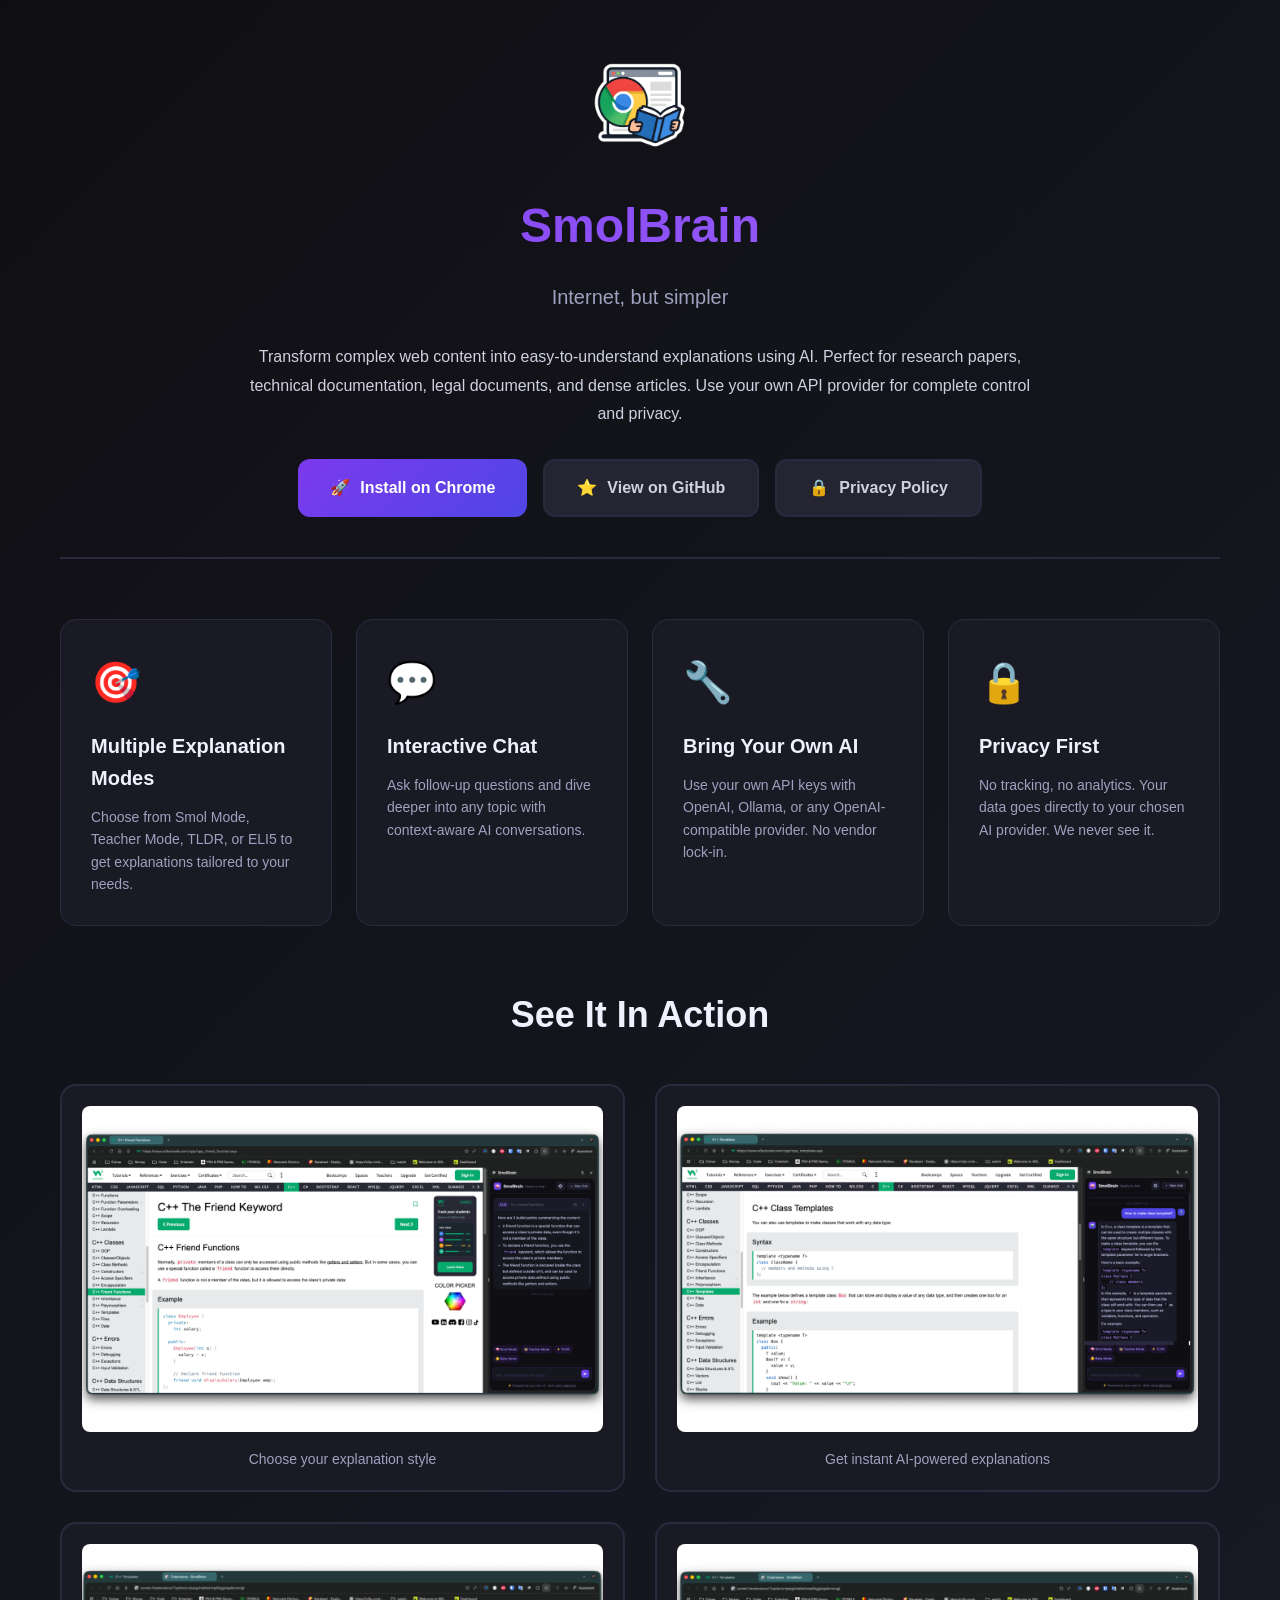
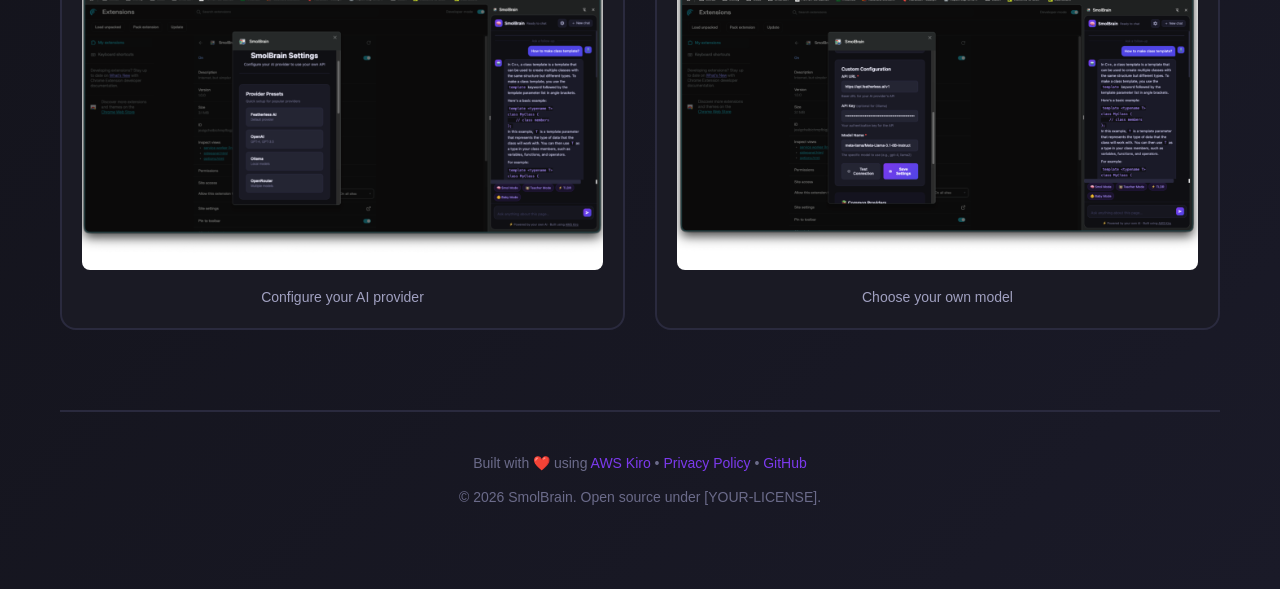
<file: docs/index.html>
<!DOCTYPE html>
<html lang="en">

<head>
    <meta charset="UTF-8">
    <meta name="viewport" content="width=device-width, initial-scale=1.0">
    <title>SmolBrain - Chrome Extension</title>
    <style>
        * {
            margin: 0;
            padding: 0;
            box-sizing: border-box;
        }

        body {
            font-family: -apple-system, BlinkMacSystemFont, "Segoe UI", Roboto, sans-serif;
            background: linear-gradient(135deg, #0f0f13 0%, #1a1a28 100%);
            color: #e8e8f0;
            line-height: 1.6;
            min-height: 100vh;
        }

        .container {
            max-width: 1200px;
            margin: 0 auto;
            padding: 40px 20px;
        }

        header {
            text-align: center;
            margin-bottom: 60px;
            padding-bottom: 40px;
            border-bottom: 2px solid #2a2a3e;
        }

        .logo {
            width: 128px;
            height: 128px;
            margin: 0 auto 20px;
            display: flex;
            align-items: center;
            justify-content: center;
        }

        .logo img {
            width: 100%;
            height: 100%;
            border-radius: 24px;
        }

        h1 {
            font-size: 48px;
            font-weight: 700;
            color: #f0f0ff;
            margin-bottom: 16px;
            background: linear-gradient(135deg, #7c3aed, #9f67ff);
            -webkit-background-clip: text;
            -webkit-text-fill-color: transparent;
            background-clip: text;
        }

        .tagline {
            font-size: 20px;
            color: #a0a0c0;
            margin-bottom: 30px;
        }

        .description {
            font-size: 16px;
            color: #d0d0e0;
            max-width: 800px;
            margin: 0 auto 30px;
            line-height: 1.8;
        }

        .buttons {
            display: flex;
            gap: 16px;
            justify-content: center;
            flex-wrap: wrap;
            margin-top: 30px;
        }

        .btn {
            padding: 14px 32px;
            border-radius: 12px;
            font-size: 16px;
            font-weight: 600;
            text-decoration: none;
            display: inline-flex;
            align-items: center;
            gap: 10px;
            transition: all 0.3s ease;
            border: none;
            cursor: pointer;
        }

        .btn-primary {
            background: linear-gradient(135deg, #7c3aed, #4f46e5);
            color: white;
        }

        .btn-primary:hover {
            transform: translateY(-2px);
            box-shadow: 0 8px 24px rgba(124, 58, 237, 0.4);
        }

        .btn-secondary {
            background: #242433;
            border: 2px solid #2a2a3e;
            color: #d0d0e0;
        }

        .btn-secondary:hover {
            border-color: #7c3aed;
            background: #2a2a3e;
        }

        .features {
            display: grid;
            grid-template-columns: repeat(auto-fit, minmax(250px, 1fr));
            gap: 24px;
            margin: 60px 0;
        }

        .feature-card {
            background: #1a1a24;
            border: 1px solid #2a2a3e;
            border-radius: 16px;
            padding: 30px;
            transition: all 0.3s ease;
        }

        .feature-card:hover {
            transform: translateY(-4px);
            border-color: #7c3aed;
            box-shadow: 0 8px 24px rgba(124, 58, 237, 0.2);
        }

        .feature-icon {
            font-size: 40px;
            margin-bottom: 16px;
        }

        .feature-card h3 {
            font-size: 20px;
            color: #f0f0ff;
            margin-bottom: 12px;
        }

        .feature-card p {
            font-size: 14px;
            color: #a0a0c0;
            line-height: 1.6;
        }

        .screenshots {
            margin: 60px 0;
        }

        .screenshots h2 {
            font-size: 36px;
            text-align: center;
            color: #f0f0ff;
            margin-bottom: 40px;
        }

        .screenshot-grid {
            display: grid;
            grid-template-columns: repeat(auto-fit, minmax(400px, 1fr));
            gap: 30px;
        }

        .screenshot-item {
            background: #1a1a24;
            border: 2px solid #2a2a3e;
            border-radius: 16px;
            padding: 20px;
            transition: all 0.3s ease;
            overflow: hidden;
        }

        .screenshot-item:hover {
            border-color: #7c3aed;
            transform: scale(1.02);
        }

        .screenshot-item img {
            width: 100%;
            height: auto;
            border-radius: 8px;
            display: block;
        }

        .screenshot-caption {
            margin-top: 16px;
            text-align: center;
            color: #a0a0c0;
            font-size: 14px;
        }

        footer {
            margin-top: 80px;
            padding: 40px 0;
            border-top: 2px solid #2a2a3e;
            text-align: center;
        }

        footer p {
            color: #6b6b8a;
            font-size: 14px;
        }

        footer a {
            color: #7c3aed;
            text-decoration: none;
        }

        footer a:hover {
            text-decoration: underline;
        }

        @media (max-width: 768px) {
            h1 {
                font-size: 36px;
            }

            .screenshot-grid {
                grid-template-columns: 1fr;
            }

            .buttons {
                flex-direction: column;
                align-items: stretch;
            }

            .btn {
                justify-content: center;
            }
        }
    </style>
</head>

<body>
    <div class="container">
        <header>
            <div class="logo">
                <img src="images/icon-128.png" alt="SmolBrain Icon">
            </div>
            <h1>SmolBrain</h1>
            <p class="tagline">Internet, but simpler</p>
            <p class="description">
                Transform complex web content into easy-to-understand explanations using AI.
                Perfect for research papers, technical documentation, legal documents, and dense articles.
                Use your own API provider for complete control and privacy.
            </p>
            <div class="buttons">
                <a href="https://chromewebstore.google.com/detail/jhkpgjobmoamadofcghfeedpclbmappi/"
                    class="btn btn-primary">
                    <span>🚀</span>
                    Install on Chrome
                </a>
                <a href="https://github.com/c2p-cmd/eli5-extension" class="btn btn-secondary">
                    <span>⭐</span>
                    View on GitHub
                </a>
                <a href="privacy-policy.html" class="btn btn-secondary">
                    <span>🔒</span>
                    Privacy Policy
                </a>
            </div>
        </header>

        <section class="features">
            <div class="feature-card">
                <div class="feature-icon">🎯</div>
                <h3>Multiple Explanation Modes</h3>
                <p>Choose from Smol Mode, Teacher Mode, TLDR, or ELI5 to get explanations tailored to your needs.</p>
            </div>
            <div class="feature-card">
                <div class="feature-icon">💬</div>
                <h3>Interactive Chat</h3>
                <p>Ask follow-up questions and dive deeper into any topic with context-aware AI conversations.</p>
            </div>
            <div class="feature-card">
                <div class="feature-icon">🔧</div>
                <h3>Bring Your Own AI</h3>
                <p>Use your own API keys with OpenAI, Ollama, or any OpenAI-compatible provider. No vendor lock-in.</p>
            </div>
            <div class="feature-card">
                <div class="feature-icon">🔒</div>
                <h3>Privacy First</h3>
                <p>No tracking, no analytics. Your data goes directly to your chosen AI provider. We never see it.</p>
            </div>
        </section>

        <section class="screenshots">
            <h2>See It In Action</h2>
            <div class="screenshot-grid">
                <div class="screenshot-item">
                    <img src="images/SS1.png" alt="SmolBrain Extension Screenshot 1">
                    <p class="screenshot-caption">Choose your explanation style</p>
                </div>
                <div class="screenshot-item">
                    <img src="images/SS2.png" alt="SmolBrain Extension Screenshot 2">
                    <p class="screenshot-caption">Get instant AI-powered explanations</p>
                </div>
                <div class="screenshot-item">
                    <img src="images/SS3.png" alt="SmolBrain Extension Screenshot 3">
                    <p class="screenshot-caption">Configure your AI provider</p>
                </div>
                <div class="screenshot-item">
                    <img src="images/SS4.png" alt="SmolBrain Extension Screenshot 4">
                    <p class="screenshot-caption">Choose your own model</p>
                </div>
            </div>
        </section>

        <footer>
            <p>
                Built with ❤️ using <a href="https://kiro.dev/" target="_blank">AWS Kiro</a> •
                <a href="privacy-policy.html">Privacy Policy</a> •
                <a href="https://github.com/c2p-cmd/eli5-extension" target="_blank">GitHub</a>
            </p>
            <p style="margin-top: 12px;">
                &copy; 2026 SmolBrain. Open source under [YOUR-LICENSE].
            </p>
        </footer>
    </div>
</body>

</html>
</file>
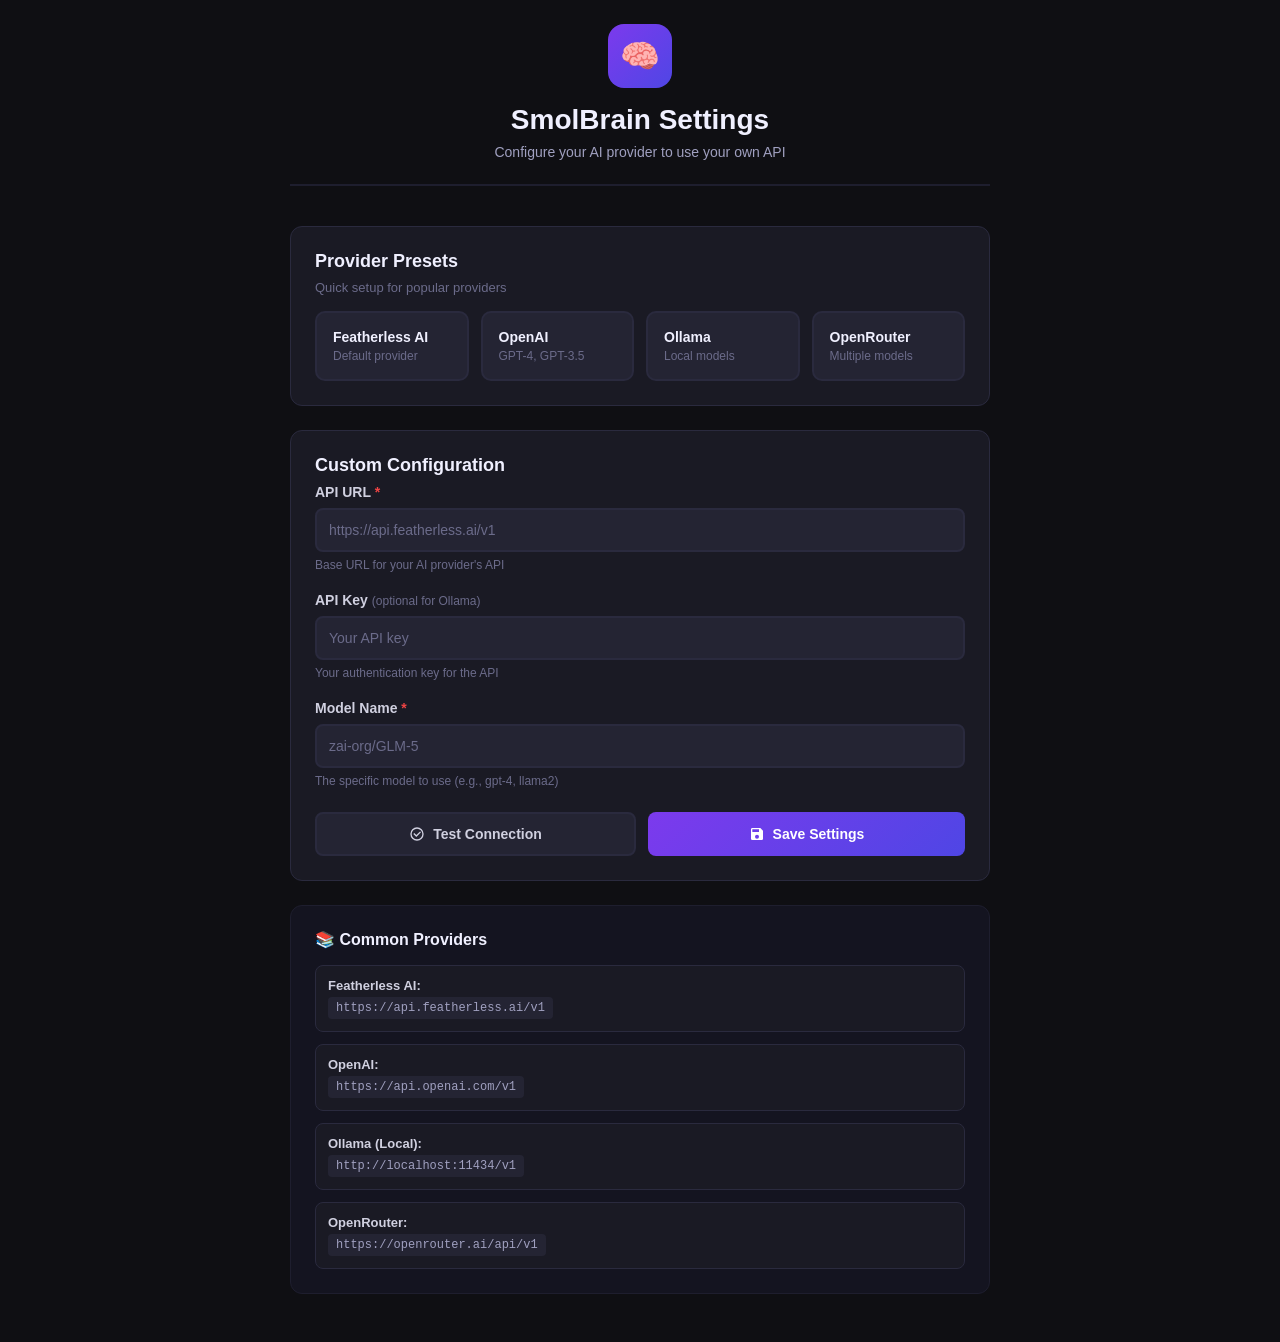
<file: chrome-extension/options.html>
<!DOCTYPE html>
<html lang="en">
<head>
  <meta charset="UTF-8">
  <meta name="viewport" content="width=device-width, initial-scale=1.0">
  <title>SmolBrain Settings</title>
  <link rel="stylesheet" href="options.css">
</head>
<body>
  <div class="container">
    <header>
      <div class="logo">🧠</div>
      <h1>SmolBrain Settings</h1>
      <p>Configure your AI provider to use your own API</p>
    </header>

    <main>
      <div class="section">
        <h2>Provider Presets</h2>
        <p class="hint">Quick setup for popular providers</p>
        <div class="preset-buttons">
          <button class="preset-btn" data-provider="featherless">
            <span class="preset-name">Featherless AI</span>
            <span class="preset-hint">Default provider</span>
          </button>
          <button class="preset-btn" data-provider="openai">
            <span class="preset-name">OpenAI</span>
            <span class="preset-hint">GPT-4, GPT-3.5</span>
          </button>
          <button class="preset-btn" data-provider="ollama">
            <span class="preset-name">Ollama</span>
            <span class="preset-hint">Local models</span>
          </button>
          <button class="preset-btn" data-provider="openrouter">
            <span class="preset-name">OpenRouter</span>
            <span class="preset-hint">Multiple models</span>
          </button>
        </div>
      </div>

      <div class="section">
        <h2>Custom Configuration</h2>
        
        <div class="form-group">
          <label for="apiUrl">
            API URL
            <span class="required">*</span>
          </label>
          <input 
            type="text" 
            id="apiUrl" 
            placeholder="https://api.featherless.ai/v1" 
            required
          />
          <span class="help-text">Base URL for your AI provider's API</span>
        </div>

        <div class="form-group">
          <label for="apiKey">
            API Key
            <span class="optional">(optional for Ollama)</span>
          </label>
          <input 
            type="password" 
            id="apiKey" 
            placeholder="Your API key" 
          />
          <span class="help-text">Your authentication key for the API</span>
        </div>

        <div class="form-group">
          <label for="model">
            Model Name
            <span class="required">*</span>
          </label>
          <input 
            type="text" 
            id="model" 
            placeholder="zai-org/GLM-5" 
            required
          />
          <span class="help-text">The specific model to use (e.g., gpt-4, llama2)</span>
        </div>

        <div class="button-group">
          <button id="test-btn" class="btn btn-secondary">
            <svg viewBox="0 0 24 24" width="16" height="16">
              <path fill="currentColor" d="M12,2A10,10 0 0,0 2,12A10,10 0 0,0 12,22A10,10 0 0,0 22,12A10,10 0 0,0 12,2M12,4A8,8 0 0,1 20,12A8,8 0 0,1 12,20A8,8 0 0,1 4,12A8,8 0 0,1 12,4M11,16.5L6.5,12L7.91,10.59L11,13.67L16.59,8.09L18,9.5L11,16.5Z"/>
            </svg>
            Test Connection
          </button>
          <button id="save" class="btn btn-primary">
            <svg viewBox="0 0 24 24" width="16" height="16">
              <path fill="currentColor" d="M15,9H5V5H15M12,19A3,3 0 0,1 9,16A3,3 0 0,1 12,13A3,3 0 0,1 15,16A3,3 0 0,1 12,19M17,3H5C3.89,3 3,3.9 3,5V19A2,2 0 0,0 5,21H19A2,2 0 0,0 21,19V7L17,3Z"/>
            </svg>
            Save Settings
          </button>
        </div>

        <div id="status" class="status"></div>
      </div>

      <div class="section info-section">
        <h3>📚 Common Providers</h3>
        <div class="provider-info">
          <div class="provider-item">
            <strong>Featherless AI:</strong>
            <code>https://api.featherless.ai/v1</code>
          </div>
          <div class="provider-item">
            <strong>OpenAI:</strong>
            <code>https://api.openai.com/v1</code>
          </div>
          <div class="provider-item">
            <strong>Ollama (Local):</strong>
            <code>http://localhost:11434/v1</code>
          </div>
          <div class="provider-item">
            <strong>OpenRouter:</strong>
            <code>https://openrouter.ai/api/v1</code>
          </div>
        </div>
      </div>
    </main>
  </div>

  <script src="options.js"></script>
</body>
</html>
</file>
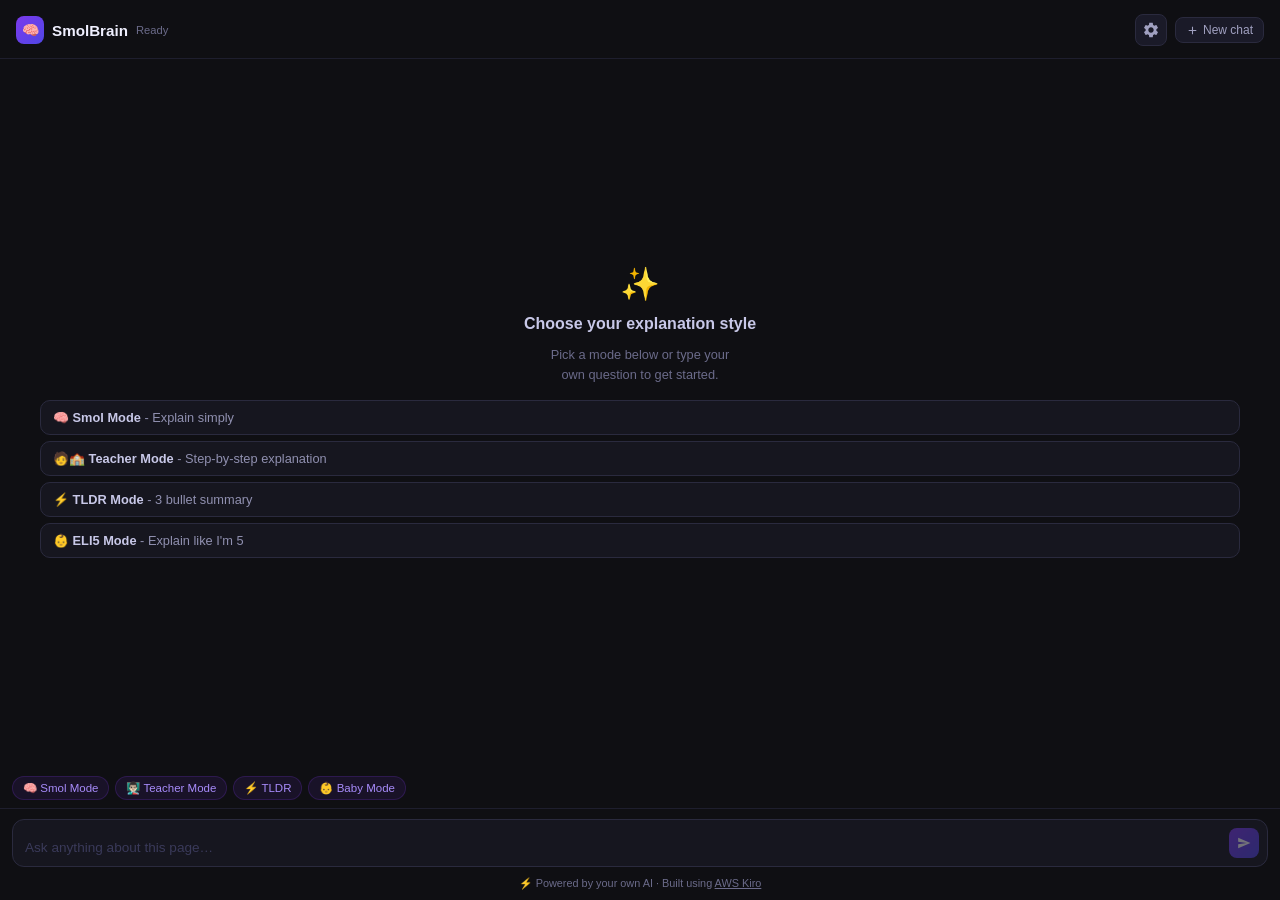
<file: chrome-extension/sidepanel.html>
<!DOCTYPE html>
<html lang="en">

<head>
  <meta charset="UTF-8" />
  <meta name="viewport" content="width=device-width, initial-scale=1.0" />
  <title>SmolBrain</title>
  <link rel="stylesheet" href="sidepanel.css" />
</head>

<body>

  <header>
    <div class="logo">🧠</div>
    <h1>SmolBrain</h1>
    <span id="header-status">Ready</span>
    <button id="settings-btn" class="icon-btn" title="Settings">
      <svg viewBox="0 0 24 24"><path d="M19.14,12.94c0.04-0.3,0.06-0.61,0.06-0.94c0-0.32-0.02-0.64-0.07-0.94l2.03-1.58c0.18-0.14,0.23-0.41,0.12-0.61 l-1.92-3.32c-0.12-0.22-0.37-0.29-0.59-0.22l-2.39,0.96c-0.5-0.38-1.03-0.7-1.62-0.94L14.4,2.81c-0.04-0.24-0.24-0.41-0.48-0.41 h-3.84c-0.24,0-0.43,0.17-0.47,0.41L9.25,5.35C8.66,5.59,8.12,5.92,7.63,6.29L5.24,5.33c-0.22-0.08-0.47,0-0.59,0.22L2.74,8.87 C2.62,9.08,2.66,9.34,2.86,9.48l2.03,1.58C4.84,11.36,4.8,11.69,4.8,12s0.02,0.64,0.07,0.94l-2.03,1.58 c-0.18,0.14-0.23,0.41-0.12,0.61l1.92,3.32c0.12,0.22,0.37,0.29,0.59,0.22l2.39-0.96c0.5,0.38,1.03,0.7,1.62,0.94l0.36,2.54 c0.05,0.24,0.24,0.41,0.48,0.41h3.84c0.24,0,0.44-0.17,0.47-0.41l0.36-2.54c0.59-0.24,1.13-0.56,1.62-0.94l2.39,0.96 c0.22,0.08,0.47,0,0.59-0.22l1.92-3.32c0.12-0.22,0.07-0.47-0.12-0.61L19.14,12.94z M12,15.6c-1.98,0-3.6-1.62-3.6-3.6 s1.62-3.6,3.6-3.6s3.6,1.62,3.6,3.6S13.98,15.6,12,15.6z"/></svg>
    </button>
    <button id="new-chat-btn" title="New chat">
      <svg viewBox="0 0 24 24"><path d="M19 13h-6v6h-2v-6H5v-2h6V5h2v6h6v2z"/></svg>
      New chat
    </button>
  </header>

  <div id="main">
    <!-- Empty state -->
    <div id="empty-state">
      <div class="empty-icon">✨</div>
      <h2>Choose your explanation style</h2>
      <p>Pick a mode below or type your own question to get started.</p>
      <div id="mode-list">
        <div class="mode-item" data-q="Explain this in the simplest way possible, like I've never heard of it before.">
          🧠 <span>Smol Mode</span> - Explain simply</div>
        <div class="mode-item" data-q="Explain this like a teacher would, step by step with examples.">🧑🏫
          <span>Teacher Mode</span> - Step-by-step explanation</div>
        <div class="mode-item" data-q="Give me a TLDR in 3 bullet points max.">⚡ <span>TLDR Mode</span> - 3 bullet
          summary</div>
        <div class="mode-item" data-q="Explain this like I'm 5, use bullet points and tiny words only.">👶 <span>ELI5
            Mode</span> - Explain like I'm 5</div>
      </div>
    </div>

    <!-- Explanation card -->
    <div id="explanation-card">
      <div class="card-header">
        <span class="badge">ELI5</span>
        <span class="page-title" id="page-title-label">Loading…</span>
        <div class="card-actions">
          <button class="icon-btn" id="copy-btn" title="Copy explanation">
            <svg viewBox="0 0 24 24">
              <path
                d="M16 1H4a2 2 0 0 0-2 2v14h2V3h12V1zm3 4H8a2 2 0 0 0-2 2v14a2 2 0 0 0 2 2h11a2 2 0 0 0 2-2V7a2 2 0 0 0-2-2zm0 16H8V7h11v14z" />
            </svg>
          </button>
          <button class="icon-btn" id="retry-btn" title="Retry">
            <svg viewBox="0 0 24 24">
              <path
                d="M17.65 6.35A7.958 7.958 0 0 0 12 4c-4.42 0-7.99 3.58-7.99 8s3.57 8 7.99 8c3.73 0 6.84-2.55 7.73-6h-2.08A5.99 5.99 0 0 1 12 18c-3.31 0-6-2.69-6-6s2.69-6 6-6c1.66 0 3.14.69 4.22 1.78L13 11h7V4l-2.35 2.35z" />
            </svg>
          </button>
        </div>
      </div>
      <div id="explanation-text"></div>
    </div>

    <!-- Chat divider -->
    <div id="chat-divider">Ask a follow-up</div>

    <!-- Chat messages -->
    <div id="chat-messages"></div>
  </div>

  <!-- Suggestion chips -->
  <div id="suggestions">
    <span class="chip" data-q="Explain this in the simplest way possible, like I've never heard of it before.">🧠 Smol
      Mode</span>
    <span class="chip" data-q="Explain this like a teacher would, with examples and analogies.">👨🏻‍🏫 Teacher
      Mode</span>
    <span class="chip" data-q="Give me a TLDR in 3 bullet points max.">⚡️ TLDR</span>
    <span class="chip" data-q="Explain this like I'm a baby, use tiny words only.">👶 Baby Mode</span>
  </div>

  <!-- Input -->
  <div id="input-area">
    <div class="input-row">
      <textarea id="chat-input" rows="1" placeholder="Ask anything about this page…"></textarea>
      <button id="send-btn" disabled>
        <svg viewBox="0 0 24 24">
          <path d="M2 21l21-9L2 3v7l15 2-15 2z" />
        </svg>
      </button>
    </div>
    <div id="setup-hint" style="display: none;">
      <svg viewBox="0 0 24 24" width="14" height="14" style="fill: #7c3aed;">
        <path d="M12,2A10,10 0 0,0 2,12A10,10 0 0,0 12,22A10,10 0 0,0 22,12A10,10 0 0,0 12,2M11,7H13V13H11V7M11,15H13V17H11V15Z"/>
      </svg>
      <span>Using default Featherless AI. <a href="#" id="open-settings-link">Configure your own provider</a></span>
    </div>
  </div>
  <p id="powered-by">⚡ Powered by your own AI · Built using <a href="https://kiro.dev/" target="_blank"
      rel="noopener noreferrer" style="color: inherit; text-decoration: underline;">AWS Kiro</a></p>

  <script src="marked.min.js"></script>
  <script src="sidepanel.js"></script>
</body>

</html>
</file>
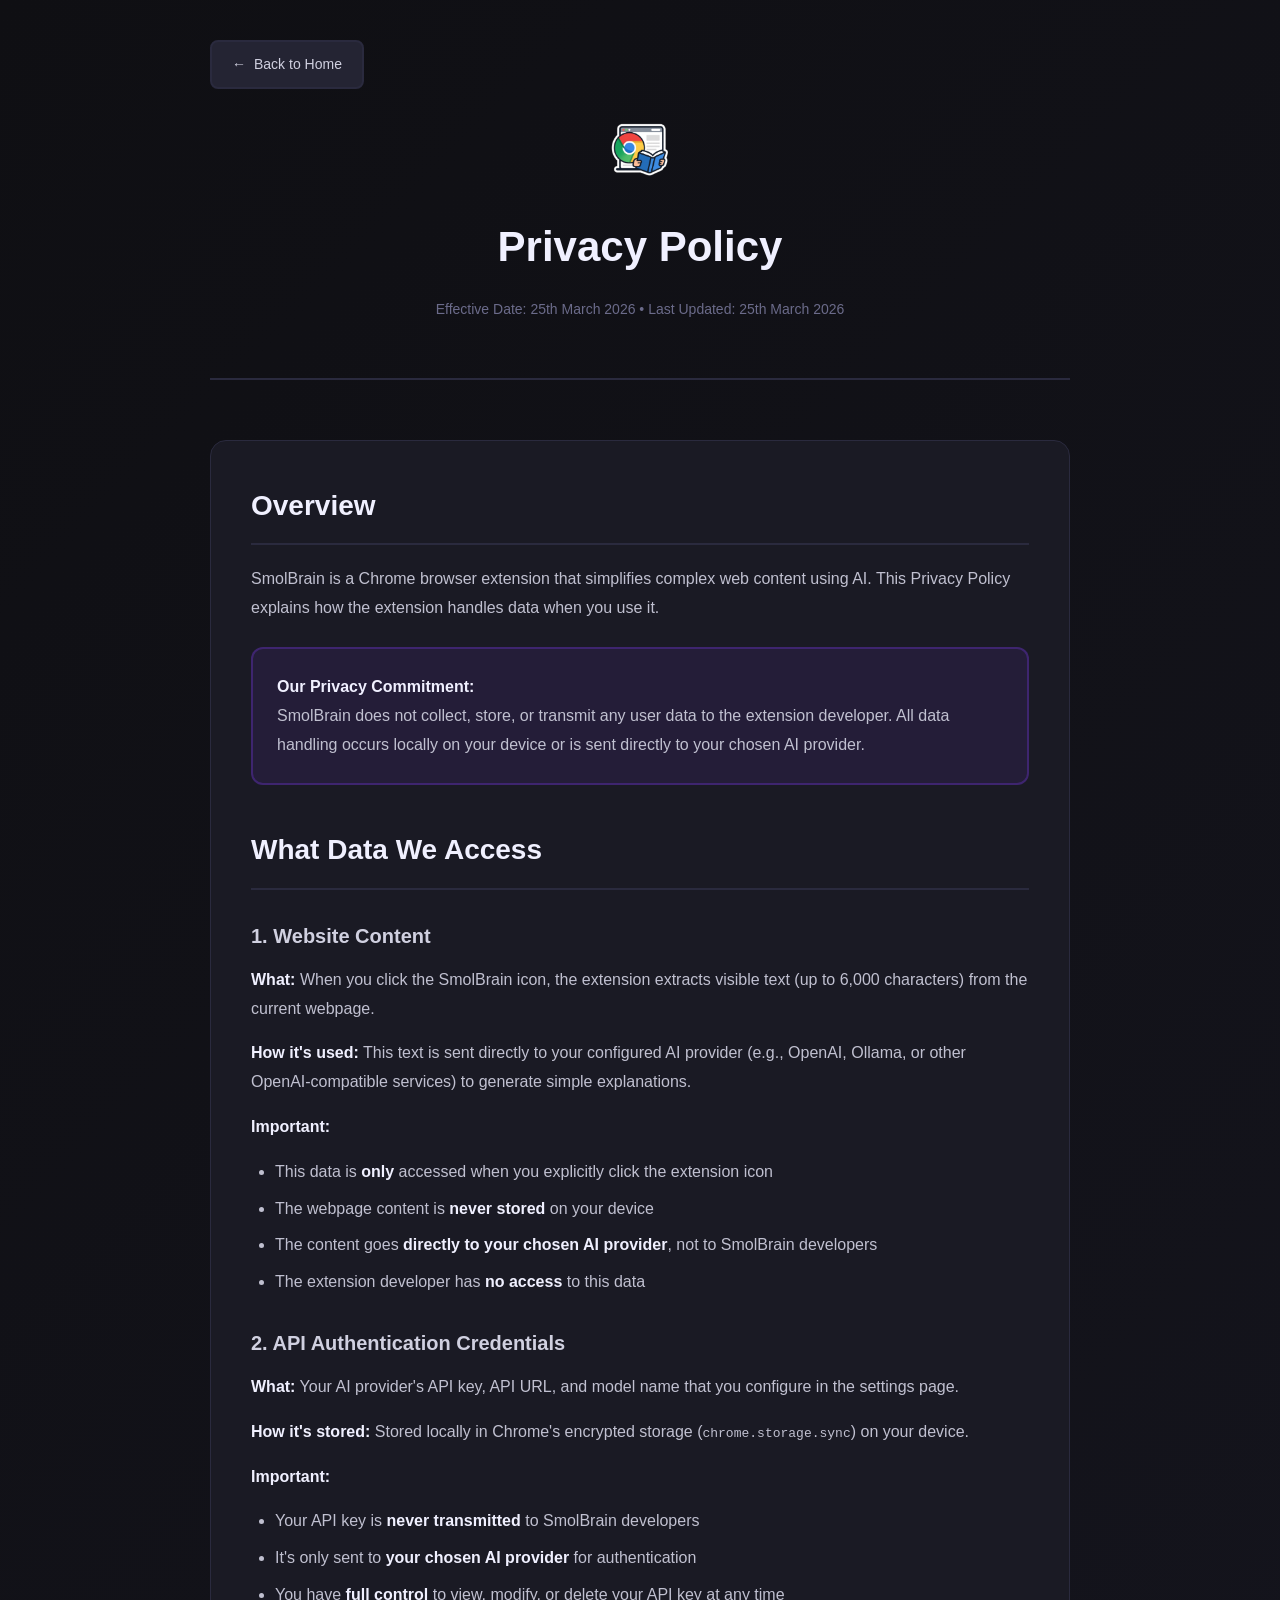
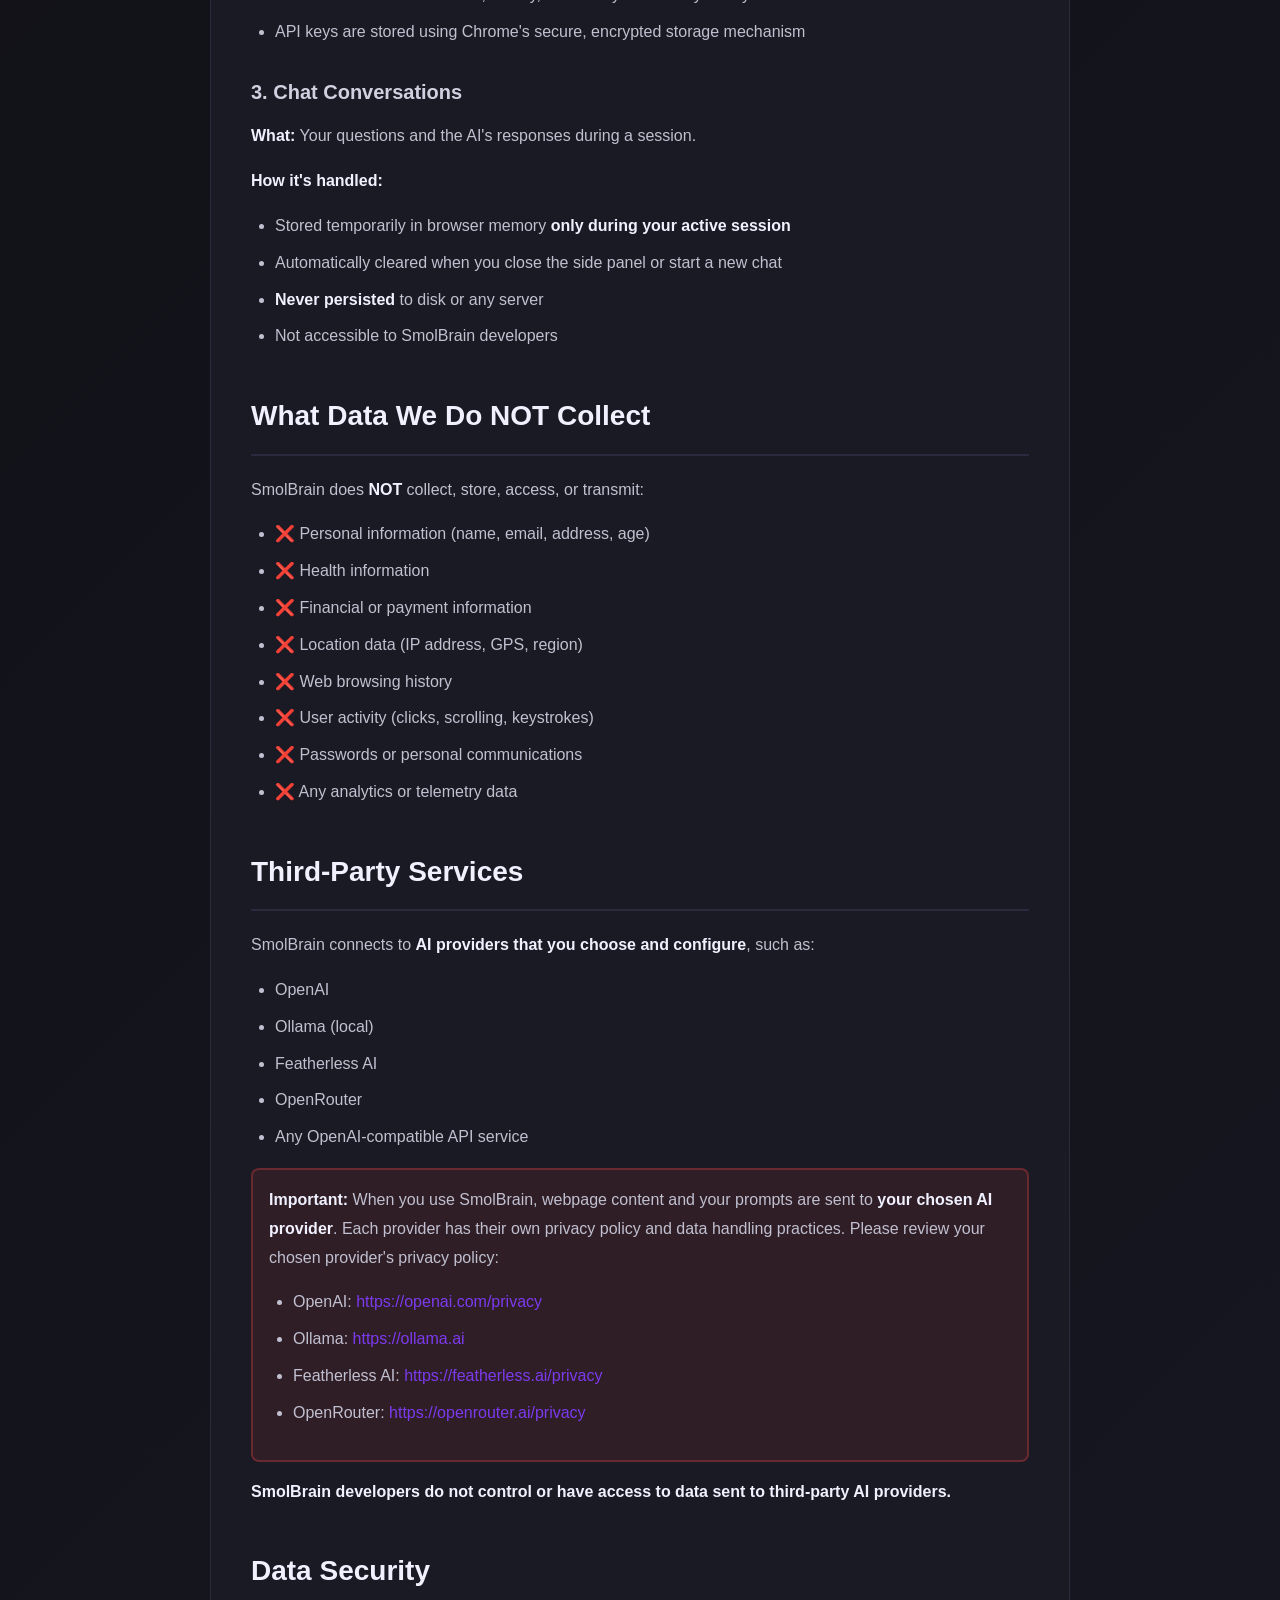
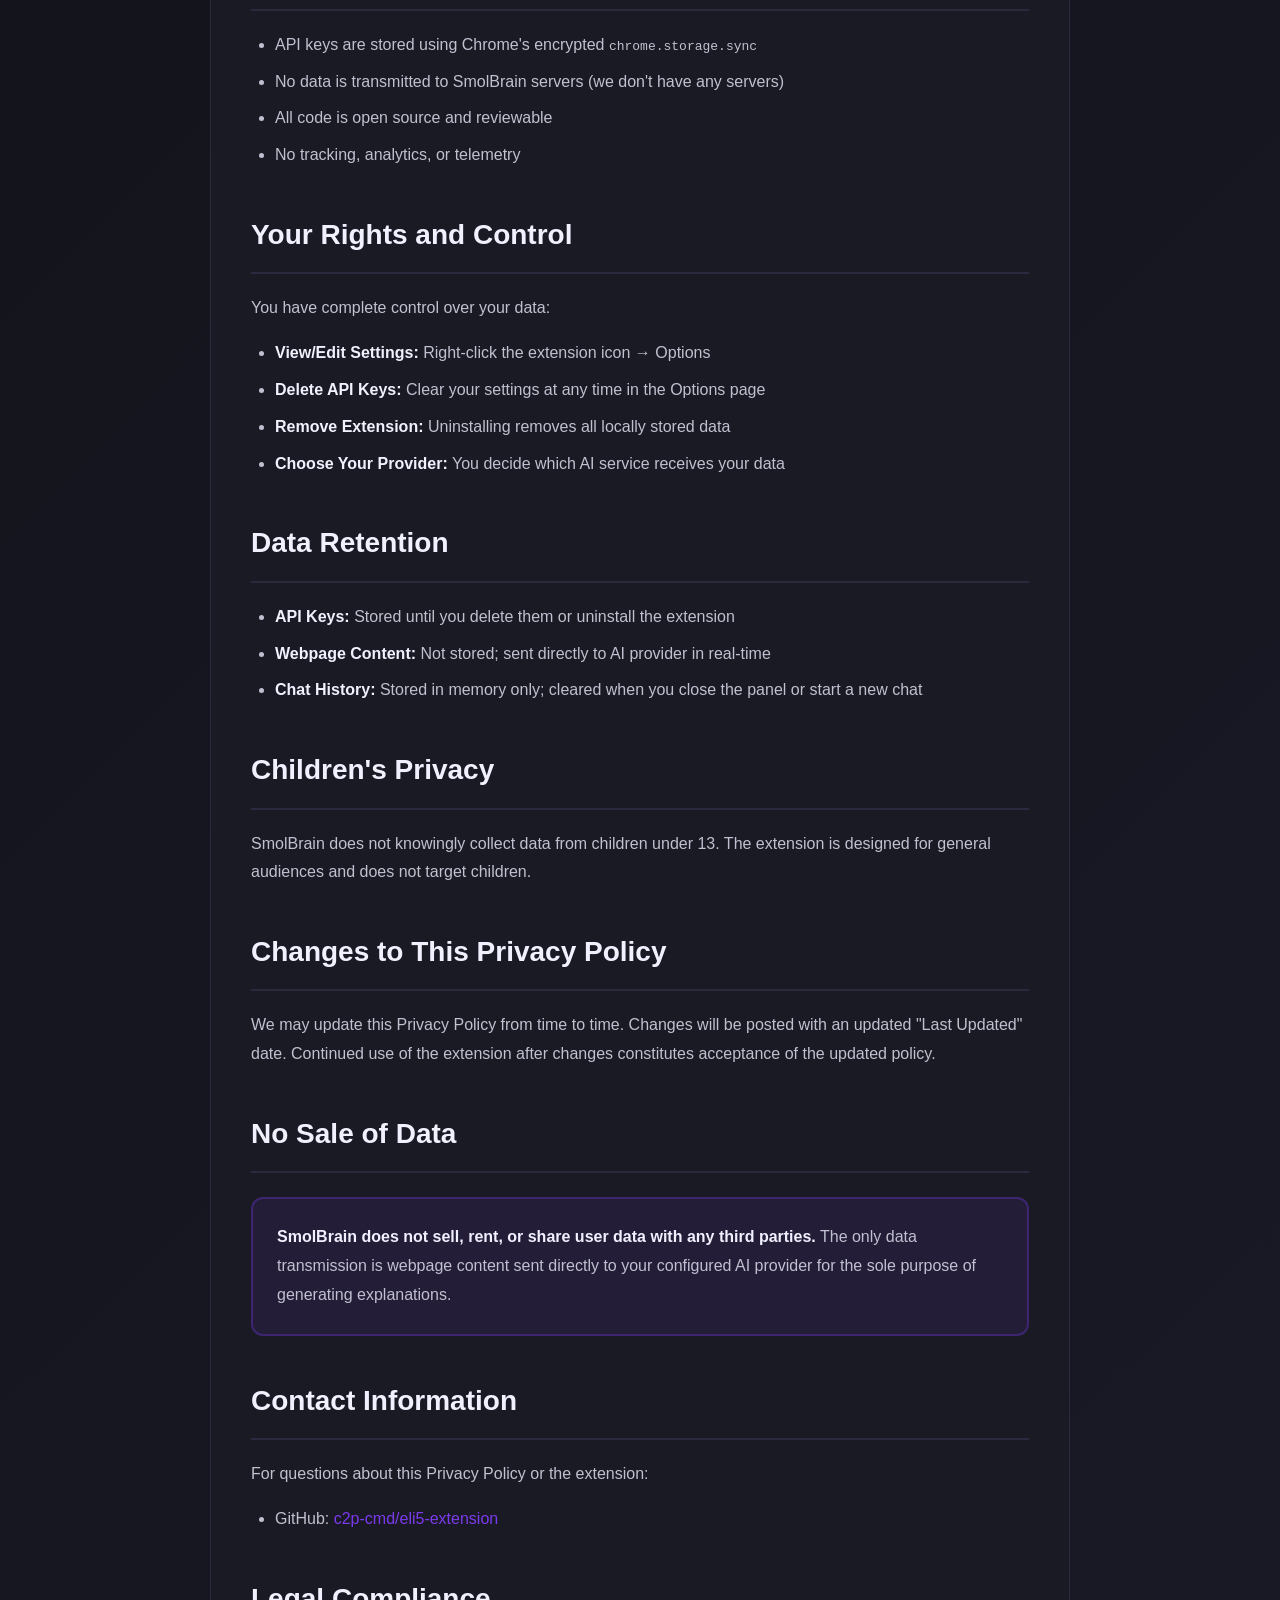
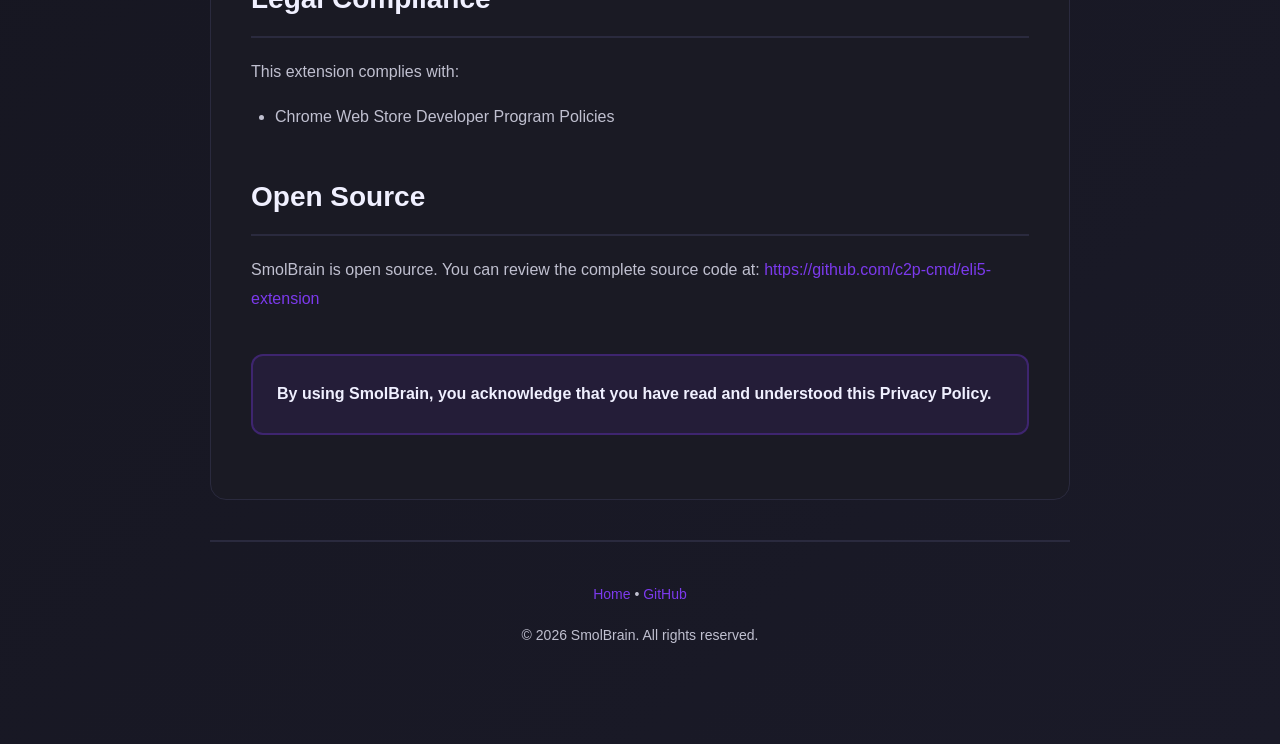
<file: docs/privacy-policy.html>
<!DOCTYPE html>
<html lang="en">

<head>
    <meta charset="UTF-8">
    <meta name="viewport" content="width=device-width, initial-scale=1.0">
    <title>Privacy Policy - SmolBrain</title>
    <style>
        * {
            margin: 0;
            padding: 0;
            box-sizing: border-box;
        }

        body {
            font-family: -apple-system, BlinkMacSystemFont, "Segoe UI", Roboto, sans-serif;
            background: linear-gradient(135deg, #0f0f13 0%, #1a1a28 100%);
            color: #e8e8f0;
            line-height: 1.8;
            min-height: 100vh;
        }

        .container {
            max-width: 900px;
            margin: 0 auto;
            padding: 40px 20px;
        }

        header {
            text-align: center;
            margin-bottom: 60px;
            padding-bottom: 40px;
            border-bottom: 2px solid #2a2a3e;
        }

        .logo {
            width: 80px;
            height: 80px;
            margin: 0 auto 20px;
            display: flex;
            align-items: center;
            justify-content: center;
        }

        .logo img {
            width: 100%;
            height: 100%;
            border-radius: 16px;
        }

        h1 {
            font-size: 42px;
            font-weight: 700;
            color: #f0f0ff;
            margin-bottom: 12px;
        }

        .meta {
            color: #6b6b8a;
            font-size: 14px;
        }

        .back-btn {
            display: inline-flex;
            align-items: center;
            gap: 8px;
            padding: 10px 20px;
            background: #242433;
            border: 2px solid #2a2a3e;
            border-radius: 8px;
            color: #d0d0e0;
            text-decoration: none;
            font-size: 14px;
            transition: all 0.3s ease;
            margin-bottom: 20px;
        }

        .back-btn:hover {
            border-color: #7c3aed;
            background: #2a2a3e;
        }

        .content {
            background: #1a1a24;
            border: 1px solid #2a2a3e;
            border-radius: 16px;
            padding: 40px;
            margin-bottom: 40px;
        }

        h2 {
            font-size: 28px;
            color: #f0f0ff;
            margin-top: 40px;
            margin-bottom: 20px;
            padding-bottom: 12px;
            border-bottom: 2px solid #2a2a3e;
        }

        h2:first-child {
            margin-top: 0;
        }

        h3 {
            font-size: 20px;
            color: #d0d0e0;
            margin-top: 28px;
            margin-bottom: 12px;
        }

        p {
            margin-bottom: 16px;
            color: #c0c0d0;
        }

        strong {
            color: #f0f0ff;
        }

        ul,
        ol {
            margin-left: 24px;
            margin-bottom: 16px;
        }

        li {
            margin-bottom: 8px;
            color: #c0c0d0;
        }

        a {
            color: #7c3aed;
            text-decoration: none;
        }

        a:hover {
            text-decoration: underline;
        }

        .highlight-box {
            background: rgba(124, 58, 237, 0.1);
            border: 2px solid rgba(124, 58, 237, 0.3);
            border-radius: 12px;
            padding: 24px;
            margin: 24px 0;
        }

        .highlight-box p {
            margin-bottom: 0;
        }

        .important {
            background: rgba(239, 68, 68, 0.1);
            border: 2px solid rgba(239, 68, 68, 0.3);
            border-radius: 8px;
            padding: 16px;
            margin: 16px 0;
        }

        .emoji {
            font-size: 20px;
            margin-right: 8px;
        }

        footer {
            text-align: center;
            padding: 40px 0;
            border-top: 2px solid #2a2a3e;
            color: #6b6b8a;
            font-size: 14px;
        }

        @media (max-width: 768px) {
            .content {
                padding: 24px;
            }

            h1 {
                font-size: 32px;
            }

            h2 {
                font-size: 24px;
            }
        }
    </style>
</head>

<body>
    <div class="container">
        <a href="index.html" class="back-btn">
            <span>←</span>
            Back to Home
        </a>

        <header>
            <div class="logo">
                <img src="images/icon-128.png" alt="SmolBrain Icon">
            </div>
            <h1>Privacy Policy</h1>
            <p class="meta">
                Effective Date: 25th March 2026 • Last Updated: 25th March 2026
            </p>
        </header>

        <div class="content">
            <h2>Overview</h2>
            <p>
                SmolBrain is a Chrome browser extension that simplifies complex web content using AI.
                This Privacy Policy explains how the extension handles data when you use it.
            </p>

            <div class="highlight-box">
                <p><strong>Our Privacy Commitment:</strong></p>
                <p>
                    SmolBrain does not collect, store, or transmit any user data to the extension developer.
                    All data handling occurs locally on your device or is sent directly to your chosen AI provider.
                </p>
            </div>

            <h2>What Data We Access</h2>

            <h3>1. Website Content</h3>
            <p>
                <strong>What:</strong> When you click the SmolBrain icon, the extension extracts visible text
                (up to 6,000 characters) from the current webpage.
            </p>
            <p>
                <strong>How it's used:</strong> This text is sent directly to your configured AI provider
                (e.g., OpenAI, Ollama, or other OpenAI-compatible services) to generate simple explanations.
            </p>
            <p><strong>Important:</strong></p>
            <ul>
                <li>This data is <strong>only</strong> accessed when you explicitly click the extension icon</li>
                <li>The webpage content is <strong>never stored</strong> on your device</li>
                <li>The content goes <strong>directly to your chosen AI provider</strong>, not to SmolBrain developers
                </li>
                <li>The extension developer has <strong>no access</strong> to this data</li>
            </ul>

            <h3>2. API Authentication Credentials</h3>
            <p>
                <strong>What:</strong> Your AI provider's API key, API URL, and model name that you configure
                in the settings page.
            </p>
            <p>
                <strong>How it's stored:</strong> Stored locally in Chrome's encrypted storage
                (<code>chrome.storage.sync</code>) on your device.
            </p>
            <p><strong>Important:</strong></p>
            <ul>
                <li>Your API key is <strong>never transmitted</strong> to SmolBrain developers</li>
                <li>It's only sent to <strong>your chosen AI provider</strong> for authentication</li>
                <li>You have <strong>full control</strong> to view, modify, or delete your API key at any time</li>
                <li>API keys are stored using Chrome's secure, encrypted storage mechanism</li>
            </ul>

            <h3>3. Chat Conversations</h3>
            <p>
                <strong>What:</strong> Your questions and the AI's responses during a session.
            </p>
            <p><strong>How it's handled:</strong></p>
            <ul>
                <li>Stored temporarily in browser memory <strong>only during your active session</strong></li>
                <li>Automatically cleared when you close the side panel or start a new chat</li>
                <li><strong>Never persisted</strong> to disk or any server</li>
                <li>Not accessible to SmolBrain developers</li>
            </ul>

            <h2>What Data We Do NOT Collect</h2>
            <p>SmolBrain does <strong>NOT</strong> collect, store, access, or transmit:</p>
            <ul>
                <li>❌ Personal information (name, email, address, age)</li>
                <li>❌ Health information</li>
                <li>❌ Financial or payment information</li>
                <li>❌ Location data (IP address, GPS, region)</li>
                <li>❌ Web browsing history</li>
                <li>❌ User activity (clicks, scrolling, keystrokes)</li>
                <li>❌ Passwords or personal communications</li>
                <li>❌ Any analytics or telemetry data</li>
            </ul>

            <h2>Third-Party Services</h2>
            <p>
                SmolBrain connects to <strong>AI providers that you choose and configure</strong>, such as:
            </p>
            <ul>
                <li>OpenAI</li>
                <li>Ollama (local)</li>
                <li>Featherless AI</li>
                <li>OpenRouter</li>
                <li>Any OpenAI-compatible API service</li>
            </ul>

            <div class="important">
                <p>
                    <strong>Important:</strong> When you use SmolBrain, webpage content and your prompts are sent to
                    <strong>your chosen AI provider</strong>. Each provider has their own privacy policy and data
                    handling
                    practices. Please review your chosen provider's privacy policy:
                </p>
                <ul style="margin-top: 12px;">
                    <li>OpenAI: <a href="https://openai.com/privacy" target="_blank">https://openai.com/privacy</a></li>
                    <li>Ollama: <a href="https://ollama.ai" target="_blank">https://ollama.ai</a></li>
                    <li>Featherless AI: <a href="https://featherless.ai/privacy"
                            target="_blank">https://featherless.ai/privacy</a></li>
                    <li>OpenRouter: <a href="https://openrouter.ai/privacy"
                            target="_blank">https://openrouter.ai/privacy</a></li>
                </ul>
            </div>

            <p>
                <strong>SmolBrain developers do not control or have access to data sent to third-party AI
                    providers.</strong>
            </p>

            <h2>Data Security</h2>
            <ul>
                <li>API keys are stored using Chrome's encrypted <code>chrome.storage.sync</code></li>
                <li>No data is transmitted to SmolBrain servers (we don't have any servers)</li>
                <li>All code is open source and reviewable</li>
                <li>No tracking, analytics, or telemetry</li>
            </ul>

            <h2>Your Rights and Control</h2>
            <p>You have complete control over your data:</p>
            <ul>
                <li><strong>View/Edit Settings:</strong> Right-click the extension icon → Options</li>
                <li><strong>Delete API Keys:</strong> Clear your settings at any time in the Options page</li>
                <li><strong>Remove Extension:</strong> Uninstalling removes all locally stored data</li>
                <li><strong>Choose Your Provider:</strong> You decide which AI service receives your data</li>
            </ul>

            <h2>Data Retention</h2>
            <ul>
                <li><strong>API Keys:</strong> Stored until you delete them or uninstall the extension</li>
                <li><strong>Webpage Content:</strong> Not stored; sent directly to AI provider in real-time</li>
                <li><strong>Chat History:</strong> Stored in memory only; cleared when you close the panel or start a
                    new chat</li>
            </ul>

            <h2>Children's Privacy</h2>
            <p>
                SmolBrain does not knowingly collect data from children under 13. The extension is designed
                for general audiences and does not target children.
            </p>

            <h2>Changes to This Privacy Policy</h2>
            <p>
                We may update this Privacy Policy from time to time. Changes will be posted with an updated
                "Last Updated" date. Continued use of the extension after changes constitutes acceptance of
                the updated policy.
            </p>

            <h2>No Sale of Data</h2>
            <div class="highlight-box">
                <p>
                    <strong>SmolBrain does not sell, rent, or share user data with any third parties.</strong>
                    The only data transmission is webpage content sent directly to your configured AI provider
                    for the sole purpose of generating explanations.
                </p>
            </div>

            <h2>Contact Information</h2>
            <p>For questions about this Privacy Policy or the extension:</p>
            <ul>
                <li>GitHub: <a href="https://github.com/c2p-cmd/eli5-extension" target="_blank">c2p-cmd/eli5-extension
                    </a></li>
                <!-- <li>Email: <a href="mailto:alexmercer02.st@gmail.com">alexmercer02.st@gmail.com</a></li> -->
            </ul>

            <h2>Legal Compliance</h2>
            <p>This extension complies with:</p>
            <ul>
                <li>Chrome Web Store Developer Program Policies</li>
            </ul>

            <h2>Open Source</h2>
            <p>
                SmolBrain is open source. You can review the complete source code at:
                <a href="https://github.com/c2p-cmd/eli5-extension"
                    target="_blank">https://github.com/c2p-cmd/eli5-extension</a>
            </p>

            <div class="highlight-box" style="margin-top: 40px;">
                <p>
                    <strong>By using SmolBrain, you acknowledge that you have read and understood this Privacy
                        Policy.</strong>
                </p>
            </div>
        </div>

        <footer>
            <p>
                <a href="index.html">Home</a> •
                <a href="https://github.com/c2p-cmd/eli5-extension" target="_blank">GitHub</a>
            </p>
            <p style="margin-top: 12px;">
                &copy; 2026 SmolBrain. All rights reserved.
            </p>
        </footer>
    </div>
</body>

</html>
</file>
<file: chrome-extension/options.css>
* {
  box-sizing: border-box;
  margin: 0;
  padding: 0;
}

body {
  font-family: -apple-system, BlinkMacSystemFont, "Segoe UI", Roboto, sans-serif;
  background: #0f0f13;
  color: #e8e8f0;
  padding: 24px;
  min-height: 100vh;
}

.container {
  max-width: 700px;
  margin: 0 auto;
}

/* ── Header ── */
header {
  text-align: center;
  margin-bottom: 40px;
  padding-bottom: 24px;
  border-bottom: 2px solid #1e1e2e;
}

.logo {
  width: 64px;
  height: 64px;
  margin: 0 auto 16px;
  background: linear-gradient(135deg, #7c3aed, #4f46e5);
  border-radius: 16px;
  display: flex;
  align-items: center;
  justify-content: center;
  font-size: 32px;
}

header h1 {
  font-size: 28px;
  font-weight: 700;
  color: #f0f0ff;
  margin-bottom: 8px;
}

header p {
  font-size: 14px;
  color: #a0a0c0;
}

/* ── Sections ── */
.section {
  background: #1a1a24;
  border: 1px solid #2a2a3e;
  border-radius: 12px;
  padding: 24px;
  margin-bottom: 24px;
}

.section h2 {
  font-size: 18px;
  font-weight: 600;
  color: #f0f0ff;
  margin-bottom: 8px;
}

.section h3 {
  font-size: 16px;
  font-weight: 600;
  color: #f0f0ff;
  margin-bottom: 16px;
}

.hint {
  font-size: 13px;
  color: #6b6b8a;
  margin-bottom: 16px;
}

/* ── Preset Buttons ── */
.preset-buttons {
  display: grid;
  grid-template-columns: repeat(auto-fit, minmax(150px, 1fr));
  gap: 12px;
}

.preset-btn {
  background: #242433;
  border: 2px solid #2a2a3e;
  border-radius: 10px;
  padding: 16px;
  cursor: pointer;
  transition: all 0.2s;
  display: flex;
  flex-direction: column;
  align-items: flex-start;
  gap: 4px;
}

.preset-btn:hover {
  border-color: #7c3aed;
  background: #2a2a3e;
  transform: translateY(-2px);
}

.preset-name {
  font-size: 14px;
  font-weight: 600;
  color: #f0f0ff;
}

.preset-hint {
  font-size: 12px;
  color: #6b6b8a;
}

/* ── Form Groups ── */
.form-group {
  margin-bottom: 20px;
}

label {
  display: block;
  font-size: 14px;
  font-weight: 600;
  color: #d0d0e0;
  margin-bottom: 8px;
}

.required {
  color: #ef4444;
  font-weight: 700;
}

.optional {
  color: #6b6b8a;
  font-weight: 400;
  font-size: 12px;
}

input {
  width: 100%;
  background: #242433;
  border: 2px solid #2a2a3e;
  border-radius: 8px;
  padding: 12px;
  font-size: 14px;
  color: #f0f0ff;
  transition: border-color 0.2s;
}

input:focus {
  outline: none;
  border-color: #7c3aed;
}

input::placeholder {
  color: #6b6b8a;
}

.help-text {
  display: block;
  font-size: 12px;
  color: #6b6b8a;
  margin-top: 6px;
}

/* ── Buttons ── */
.button-group {
  display: flex;
  gap: 12px;
  margin-top: 24px;
}

.btn {
  flex: 1;
  padding: 12px 20px;
  border-radius: 8px;
  font-size: 14px;
  font-weight: 600;
  cursor: pointer;
  transition: all 0.2s;
  border: none;
  display: flex;
  align-items: center;
  justify-content: center;
  gap: 8px;
}

.btn-primary {
  background: linear-gradient(135deg, #7c3aed, #4f46e5);
  color: white;
}

.btn-primary:hover {
  transform: translateY(-2px);
  box-shadow: 0 4px 12px rgba(124, 58, 237, 0.4);
}

.btn-secondary {
  background: #242433;
  border: 2px solid #2a2a3e;
  color: #d0d0e0;
}

.btn-secondary:hover {
  border-color: #7c3aed;
  background: #2a2a3e;
}

.btn:disabled {
  opacity: 0.5;
  cursor: not-allowed;
  transform: none !important;
}

.btn svg {
  width: 16px;
  height: 16px;
}

/* ── Status Messages ── */
.status {
  margin-top: 16px;
  padding: 12px;
  border-radius: 8px;
  font-size: 14px;
  font-weight: 500;
  text-align: center;
}

.status:empty {
  display: none;
}

.status-success {
  background: rgba(34, 197, 94, 0.1);
  border: 1px solid rgba(34, 197, 94, 0.3);
  color: #4ade80;
}

.status-error {
  background: rgba(239, 68, 68, 0.1);
  border: 1px solid rgba(239, 68, 68, 0.3);
  color: #f87171;
}

.status-info {
  background: rgba(59, 130, 246, 0.1);
  border: 1px solid rgba(59, 130, 246, 0.3);
  color: #60a5fa;
}

/* ── Info Section ── */
.info-section {
  background: #141420;
  border-color: #1e1e2e;
}

.provider-info {
  display: flex;
  flex-direction: column;
  gap: 12px;
}

.provider-item {
  background: #1a1a24;
  padding: 12px;
  border-radius: 8px;
  border: 1px solid #2a2a3e;
  font-size: 13px;
}

.provider-item strong {
  color: #d0d0e0;
  display: block;
  margin-bottom: 4px;
}

.provider-item code {
  color: #a0a0c0;
  background: #242433;
  padding: 4px 8px;
  border-radius: 4px;
  font-size: 12px;
  font-family: 'Courier New', monospace;
  display: inline-block;
}
</file>
<file: chrome-extension/sidepanel.css>
* { box-sizing: border-box; margin: 0; padding: 0; }

body {
  font-family: -apple-system, BlinkMacSystemFont, "Segoe UI", sans-serif;
  background: #0f0f13;
  color: #e8e8f0;
  height: 100vh;
  display: flex;
  flex-direction: column;
  overflow: hidden;
}

/* ── Header ── */
header {
  display: flex;
  align-items: center;
  gap: 8px;
  padding: 14px 16px 12px;
  border-bottom: 1px solid #1e1e2e;
  flex-shrink: 0;
}
.logo {
  width: 28px; height: 28px;
  background: linear-gradient(135deg, #7c3aed, #4f46e5);
  border-radius: 8px;
  display: flex; align-items: center; justify-content: center;
  font-size: 14px; font-weight: 800; color: white;
}
header h1 { font-size: 0.95rem; font-weight: 600; color: #f0f0ff; }
header span { font-size: 0.7rem; color: #6b6b8a; }
#settings-btn {
  width: 32px;
  height: 32px;
  margin-left: auto;
  padding: 6px;
  background: #1a1a28;
  border: 1px solid #2a2a3e;
  border-radius: 8px;
  cursor: pointer;
  transition: border-color 0.15s, background 0.15s;
  display: flex;
  align-items: center;
  justify-content: center;
}
#settings-btn:hover { background: #2a2a3e; border-color: #7c3aed66; }
#settings-btn svg { width: 18px; height: 18px; fill: #a0a0c0; }
#new-chat-btn {
  display: flex;
  align-items: center;
  gap: 4px;
  padding: 5px 10px;
  background: #1a1a28;
  border: 1px solid #2a2a3e;
  border-radius: 8px;
  color: #a0a0c0;
  font-size: 0.75rem;
  cursor: pointer;
  transition: border-color 0.15s, background 0.15s;
}
#new-chat-btn:hover { background: #2a2a3e; border-color: #7c3aed66; }
#new-chat-btn svg { width: 13px; height: 13px; fill: #a0a0c0; }

/* ── Main scrollable area ── */
#main {
  flex: 1;
  overflow-y: auto;
  padding: 16px;
  display: flex;
  flex-direction: column;
  gap: 12px;
  scroll-behavior: smooth;
}
#main::-webkit-scrollbar { width: 4px; }
#main::-webkit-scrollbar-track { background: transparent; }
#main::-webkit-scrollbar-thumb { background: #2a2a3e; border-radius: 4px; }

/* ── Empty state ── */
#empty-state {
  flex: 1;
  display: flex;
  flex-direction: column;
  align-items: center;
  justify-content: center;
  gap: 12px;
  text-align: center;
  padding: 24px;
  width: 100%;
}
.empty-icon {
  font-size: 32px;
}
#empty-state h2 { font-size: 1rem; font-weight: 600; color: #c8c8e8; }
#empty-state p { font-size: 0.8rem; color: #6b6b8a; line-height: 1.5; max-width: 200px; }

#mode-list {
  display: flex;
  flex-direction: column;
  gap: 6px;
  width: 100%;
  margin-top: 4px;
}
.mode-item {
  padding: 9px 12px;
  background: #16161f;
  border: 1px solid #2a2a3e;
  border-radius: 10px;
  font-size: 0.8rem;
  color: #9090b0;
  cursor: pointer;
  transition: border-color 0.15s, background 0.15s;
  text-align: left;
}
.mode-item span { color: #c8c8e8; font-weight: 600; }
.mode-item:hover { background: #1a1a28; border-color: #7c3aed66; }

/* ── Explanation card ── */
#explanation-card {
  display: none;
  background: #16161f;
  border: 1px solid #2a2a3e;
  border-radius: 12px;
  overflow: hidden;
  max-height: 340px;
  flex-direction: column;
}
.card-header {
  display: flex;
  align-items: center;
  gap: 8px;
  padding: 10px 14px;
  background: #1a1a28;
  border-bottom: 1px solid #2a2a3e;
}
.card-header .badge {
  font-size: 0.65rem;
  font-weight: 700;
  letter-spacing: 0.05em;
  text-transform: uppercase;
  color: #a78bfa;
  background: #7c3aed22;
  border: 1px solid #7c3aed44;
  padding: 2px 7px;
  border-radius: 20px;
}
.card-header .page-title {
  font-size: 0.75rem;
  color: #6b6b8a;
  flex: 1;
  overflow: hidden;
  text-overflow: ellipsis;
  white-space: nowrap;
}
.card-actions { display: flex; gap: 4px; flex-shrink: 0; }
.icon-btn {
  width: 26px; height: 26px;
  background: transparent;
  border: 1px solid #2a2a3e;
  border-radius: 6px;
  cursor: pointer;
  display: flex; align-items: center; justify-content: center;
  transition: background 0.15s;
}
.icon-btn:hover { background: #2a2a3e; }
.icon-btn svg { width: 13px; height: 13px; fill: #6b6b8a; }
.icon-btn.copied svg { fill: #a78bfa; }
#explanation-text {
  padding: 14px;
  font-size: 0.85rem;
  line-height: 1.7;
  color: #c8c8e8;
  overflow-y: auto;
  flex: 1;
}
#explanation-text::-webkit-scrollbar { width: 4px; }
#explanation-text::-webkit-scrollbar-track { background: transparent; }
#explanation-text::-webkit-scrollbar-thumb { background: #2a2a3e; border-radius: 4px; }
#explanation-text p, .msg-bubble p { margin-bottom: 8px; }
#explanation-text p:last-child, .msg-bubble p:last-child { margin-bottom: 0; }
#explanation-text ul, #explanation-text ol,
.msg-bubble ul, .msg-bubble ol { padding-left: 18px; margin-bottom: 8px; }
#explanation-text li, .msg-bubble li { margin-bottom: 4px; }
#explanation-text strong, .msg-bubble strong { color: #e8e8f0; font-weight: 600; }
#explanation-text code, .msg-bubble code {
  background: #0f0f13;
  border-radius: 4px;
  padding: 1px 5px;
  font-size: 0.8rem;
  color: #a78bfa;
}

/* ── Key points ── */
#key-points {
  display: none;
  background: #16161f;
  border: 1px solid #2a2a3e;
  border-radius: 12px;
  padding: 14px;
}
#key-points h3 {
  font-size: 0.75rem;
  font-weight: 700;
  text-transform: uppercase;
  letter-spacing: 0.06em;
  color: #6b6b8a;
  margin-bottom: 10px;
}
.key-point {
  display: flex;
  gap: 8px;
  margin-bottom: 8px;
  font-size: 0.82rem;
  color: #b0b0cc;
  line-height: 1.5;
}
.key-point::before {
  content: "→";
  color: #7c3aed;
  flex-shrink: 0;
  margin-top: 1px;
}

/* ── Diagram container ── */
#diagram-container {
  display: none;
  background: #16161f;
  border: 1px solid #2a2a3e;
  border-radius: 12px;
  padding: 14px;
  overflow-x: auto;
}
#diagram-container .diagram-label {
  font-size: 0.75rem;
  font-weight: 700;
  text-transform: uppercase;
  letter-spacing: 0.06em;
  color: #6b6b8a;
  margin-bottom: 10px;
}
#diagram-container pre {
  color: #c8c8e8;
  font-size: 0.78rem;
}

/* ── Chat divider ── */
#chat-divider {
  display: none;
  align-items: center;
  gap: 8px;
  font-size: 0.72rem;
  color: #3a3a5a;
}
#chat-divider::before, #chat-divider::after {
  content: "";
  flex: 1;
  height: 1px;
  background: #1e1e2e;
}

/* ── Chat messages ── */
#chat-messages { display: flex; flex-direction: column; gap: 10px; }

.msg {
  display: flex;
  gap: 8px;
  animation: fadeUp 0.2s ease;
}
@keyframes fadeUp {
  from { opacity: 0; transform: translateY(6px); }
  to   { opacity: 1; transform: translateY(0); }
}
.msg.user { flex-direction: row-reverse; }

.msg-avatar {
  width: 26px; height: 26px;
  border-radius: 8px;
  display: flex; align-items: center; justify-content: center;
  font-size: 12px;
  flex-shrink: 0;
  margin-top: 2px;
}
.msg.user .msg-avatar { background: #4f46e5; }
.msg.ai .msg-avatar { background: linear-gradient(135deg, #7c3aed, #4f46e5); }

.msg-bubble {
  max-width: 82%;
  padding: 9px 12px;
  border-radius: 12px;
  font-size: 0.82rem;
  line-height: 1.6;
}
.msg-wrap {
  display: flex;
  flex-direction: column;
  gap: 4px;
  max-width: 82%;
}
.msg-wrap .msg-bubble { max-width: 100%; }
.msg-copy-btn { align-self: flex-start; margin-left: 2px; }
.msg.user .msg-bubble {
  background: #4f46e5;
  color: white;
  border-bottom-right-radius: 4px;
}
.msg.ai .msg-bubble {
  background: #1a1a28;
  color: #c8c8e8;
  border: 1px solid #2a2a3e;
  border-bottom-left-radius: 4px;
}

/* ── Typing indicator ── */
.typing-indicator {
  display: flex;
  gap: 4px;
  padding: 4px 2px;
  align-items: center;
}
.typing-indicator span {
  width: 6px; height: 6px;
  background: #7c3aed;
  border-radius: 50%;
  animation: bounce 1.2s infinite;
}
.typing-indicator span:nth-child(2) { animation-delay: 0.2s; }
.typing-indicator span:nth-child(3) { animation-delay: 0.4s; }
@keyframes bounce {
  0%, 60%, 100% { transform: translateY(0); opacity: 0.4; }
  30% { transform: translateY(-5px); opacity: 1; }
}

/* ── Loading skeleton ── */
.skeleton-line {
  height: 12px;
  background: linear-gradient(90deg, #1e1e2e 25%, #2a2a3e 50%, #1e1e2e 75%);
  background-size: 200% 100%;
  border-radius: 6px;
  animation: shimmer 1.5s infinite;
  margin-bottom: 8px;
}
.skeleton-line:last-child { width: 65%; margin-bottom: 0; }
@keyframes shimmer {
  0% { background-position: 200% 0; }
  100% { background-position: -200% 0; }
}

/* ── Input area ── */
#input-area {
  display: flex;
  padding: 10px 12px;
  border-top: 1px solid #1e1e2e;
  background: #0f0f13;
  flex-shrink: 0;
  width: 100%;
}
.input-row {
  display: flex;
  gap: 8px;
  align-items: flex-end;
  background: #16161f;
  border: 1px solid #2a2a3e;
  border-radius: 12px;
  padding: 8px 8px 8px 12px;
  transition: border-color 0.15s;
  width: 100%;
}
.input-row:focus-within { border-color: #7c3aed66; }
#chat-input {
  flex: 1;
  background: transparent;
  border: none;
  outline: none;
  color: #e8e8f0;
  font-size: 0.85rem;
  resize: none;
  max-height: 100px;
  line-height: 1.5;
  font-family: inherit;
}
#chat-input::placeholder { color: #3a3a5a; }
#send-btn {
  width: 30px; height: 30px;
  background: linear-gradient(135deg, #7c3aed, #4f46e5);
  border: none;
  border-radius: 8px;
  cursor: pointer;
  display: flex; align-items: center; justify-content: center;
  flex-shrink: 0;
  transition: opacity 0.15s;
}
#send-btn:hover { opacity: 0.85; }
#send-btn:disabled { opacity: 0.4; cursor: not-allowed; }
#send-btn svg { width: 14px; height: 14px; fill: white; }

#setup-hint {
  display: flex;
  align-items: center;
  gap: 6px;
  padding: 8px 12px;
  background: rgba(124, 58, 237, 0.1);
  border: 1px solid rgba(124, 58, 237, 0.3);
  border-radius: 6px;
  font-size: 0.75rem;
  color: #a0a0c0;
  margin-top: 8px;
}
#setup-hint a {
  color: #7c3aed;
  text-decoration: underline;
  cursor: pointer;
}
#setup-hint a:hover {
  color: #9f67ff;
}

/* ── Suggestion chips ── */
#suggestions {
  display: flex;
  gap: 6px;
  flex-wrap: wrap;
  padding: 0 12px 8px;
}
.chip {
  font-size: 0.72rem;
  color: #a78bfa;
  background: #7c3aed18;
  border: 1px solid #7c3aed33;
  border-radius: 20px;
  padding: 4px 10px;
  cursor: pointer;
  transition: background 0.15s;
  white-space: nowrap;
}
.chip:hover { background: #7c3aed30; }

#powered-by {
  text-align: center;
  font-size: 0.68rem;
  color: #6b6b8a;
  padding: 0 12px 10px;
  flex-shrink: 0;
}
</file>
